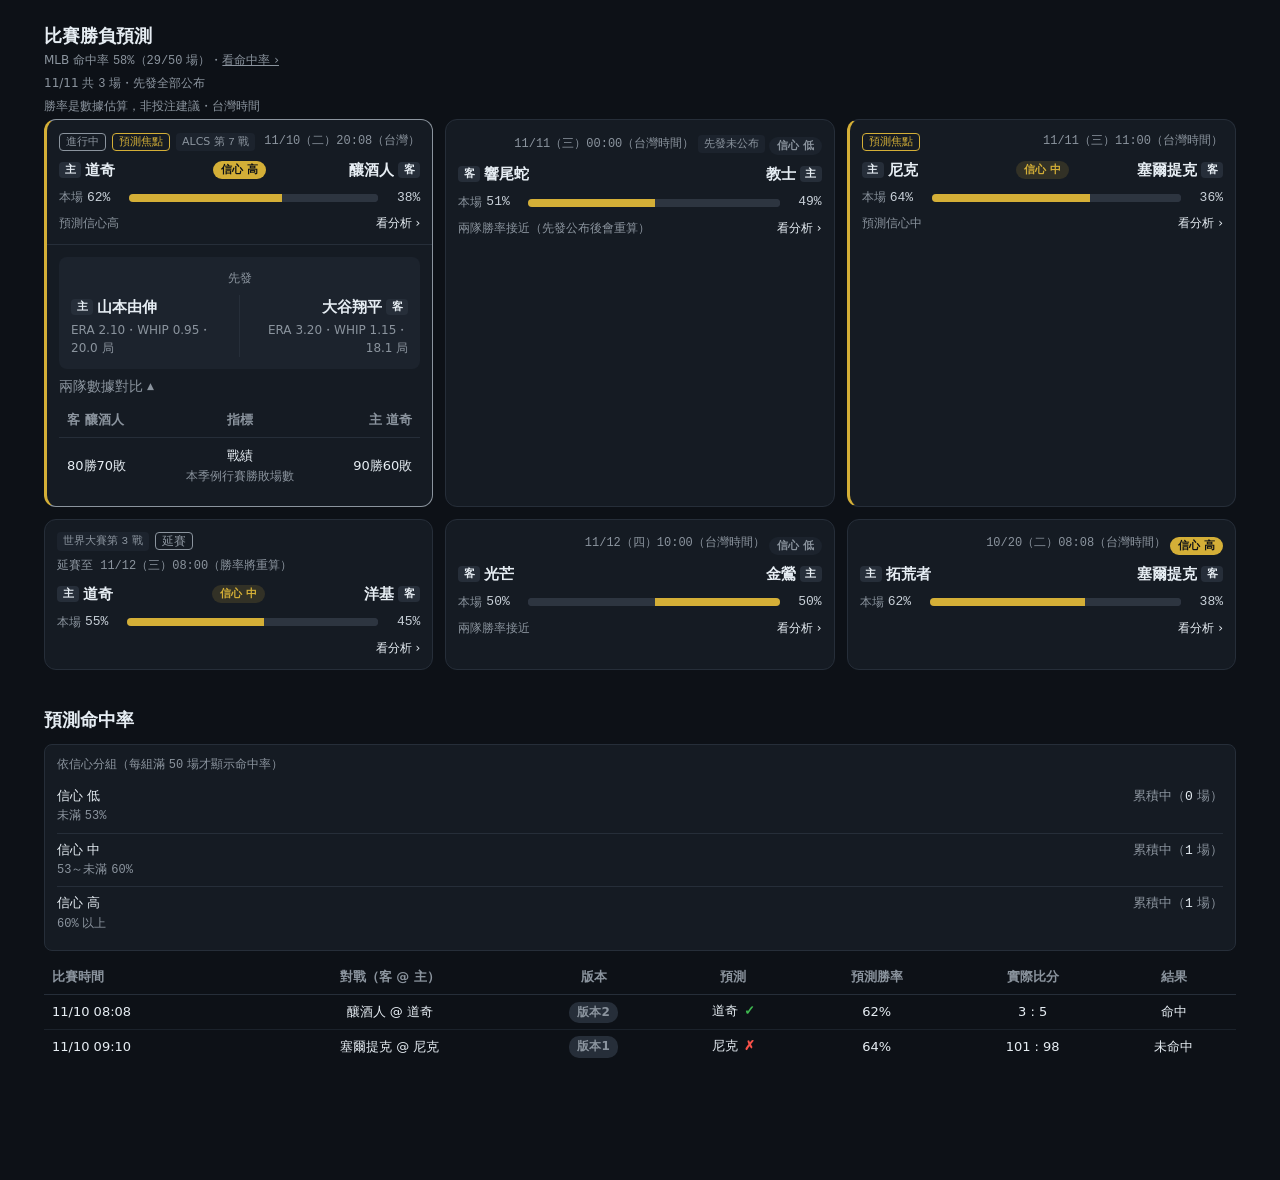
<file: tests/focus-fixture.html>
<!DOCTYPE html>
<html lang="zh-Hant-TW">
<head>
<meta charset="UTF-8">
<meta name="viewport" content="width=device-width, initial-scale=1">
<title>預測焦點版面檢查</title>
<link rel="stylesheet" href="../style.css">
</head>
<body class="tab-predict">
<main id="mlb-main">
  <section id="sec-predict" class="tab-on">
    <h2>比賽勝負預測</h2>
    <p class="acc-line">MLB 命中率 <span class="num">58%</span>（<span class="num">29/50</span> 場）・<a href="#mlb-hitrate">看命中率 ›</a></p>
    <p class="day-sum">11/11 共 <span class="num">3</span> 場・先發全部公布</p>
    <p class="note pnote">勝率是數據估算，非投注建議・台灣時間</p>
    <div id="cards" class="grid"></div>
  </section>
  <section id="sec-hit" class="tab-on">
    <h2>預測命中率</h2>
    <div id="groups"></div>
    <div class="tblwrap" style="overflow-x:auto"><table class="hrt"><tr><th>比賽時間</th><th class="mu-h"><span class="mu-full">對戰（客 @ 主）</span><span class="mu-short">客 @ 主</span></th><th class="md">版本</th><th>預測</th><th class="dk">預測勝率</th><th class="dk">實際比分</th><th class="dk">結果</th></tr>
      <tr><td class="nw dt"><span class="dd">11/10</span> <span class="tt">08:08</span></td><td class="nw mu">釀酒人 @ 道奇</td><td class="md"><span class="vp">版本2</span></td><td class="nw">道奇 <span class="rm ok" aria-label="命中">✓</span></td><td class="dk">62%</td><td class="dk">3 : 5</td><td class="dk">命中</td></tr>
      <tr><td class="nw dt"><span class="dd">11/10</span> <span class="tt">09:10</span></td><td class="nw mu">塞爾提克 @ 尼克</td><td class="md"><span class="vp">版本1</span></td><td class="nw">尼克 <span class="rm bad" aria-label="未命中">✗</span></td><td class="dk">64%</td><td class="dk">101 : 98</td><td class="dk">未命中</td></tr>
    </table></div>
  </section>
</main>
<pre id="report" hidden></pre>
<script src="../why-text.js"></script>
<script>
const cards = [
  ccCard({lg:"focus", live:true, focus:"預測信心高", ser:'<span class="ser-tag">ALCS 第 <span class="num">7</span> 戰</span>', time:cardTime("2026-11-10T12:08:00Z"), tag:"", A:"釀酒人", H:"道奇", conf:"高", tc:"strong", ap:"38", hp:"62", aw:38, hw:62, favHome:true, reason:"", body:'<div class="pitch"><div class="pc-lab">先發</div><div class="pc-row"><div class="pc-col"><div class="pc-hd"><span class="cc-ha">主</span><span class="pc-n">山本由伸</span></div><div class="pc-s"><span class="nw">ERA 2.10</span>・<span class="nw">WHIP 0.95</span>・<span class="nw">20.0 局</span></div></div><div class="pc-div"></div><div class="pc-col"><div class="pc-hd"><span class="pc-n">大谷翔平</span><span class="cc-ha">客</span></div><div class="pc-s"><span class="nw">ERA 3.20</span>・<span class="nw">WHIP 1.15</span>・<span class="nw">18.1 局</span></div></div></div></div><details class="cmp"><summary>兩隊數據對比</summary><table class="cmpt"><thead><tr><th>客 釀酒人</th><th class="mid">指標</th><th>主 道奇</th></tr></thead><tbody><tr><td>80勝70敗</td><td class="mid">戰績<div class="desc">本季例行賽勝敗場數</div></td><td>90勝60敗</td></tr></tbody></table></details>'}),
  ccCard({lg:"mlb", focus:"", ser:"", time:cardTime("2026-11-10T16:00:00Z"), tag:"先發未公布", A:"響尾蛇", H:"教士", conf:"低", tc:"toss", ap:"51", hp:"49", aw:51, hw:49, favHome:false, reason:"兩隊勝率接近（先發公布後會重算）", body:"<p>先發未公布</p>"}),
  ccCard({lg:"nba", focus:"預測信心中", ser:"", time:cardTime("2026-11-11T03:00:00Z"), tag:"", A:"塞爾提克", H:"尼克", conf:"中", tc:"lean", ap:"36", hp:"64", aw:36, hw:64, favHome:true, reason:"", body:"<p>勝率較高</p>"}),
  ccCard({lg:"mlb", pp:"延賽至 11/12（三）08:00（勝率將重算）", ser:'<span class="ser-tag">世界大賽第 <span class="num">3</span> 戰</span>', A:"洋基", H:"道奇", conf:"中", tc:"lean", ap:"45", hp:"55", aw:45, hw:55, favHome:true, body:""}),
  ccCard({lg:"mlb", focus:"", ser:"", time:cardTime("2026-11-12T02:00:00Z"), tag:"", A:"光芒", H:"金鶯", conf:"低", tc:"toss", ap:"50", hp:"50", aw:50, hw:50, favHome:true, reason:"兩隊勝率接近", body:""}),
  ccCard({lg:"nba", focus:"", ser:"", time:cardTime("2026-10-20T00:08:00Z"), tag:"", A:"塞爾提克", H:"拓荒者", conf:"高", tc:"strong", ap:"38", hp:"62", aw:37.6, hw:62.4, favHome:true, reason:"", body:""}),
];
document.getElementById("cards").innerHTML = cards.join("");
document.getElementById("groups").innerHTML = confGroups([
  {status:"final", official:{homeWinProb:0.62, model:"v2"}, correct:true},
  {status:"final", official:{homeWinProb:0.47, model:"v2"}, correct:false},
], () => true, [53, 60], "mlb");
const openBody = document.querySelector(".cc-body");
if(openBody){ openBody.classList.add("open"); openBody.style.maxHeight = "none"; openBody.inert = false; }
const openCmp = document.querySelector("details.cmp");
if(openCmp) openCmp.open = true;
function measure(){
  if(typeof ccFit === "function") ccFit();
  const page = document.documentElement.scrollWidth - document.documentElement.clientWidth;
  const rows = [...document.querySelectorAll(".cc-r1,.cc-r2,.pc-row,.hrt .md")].map(el => ({sw:el.scrollWidth, cw:el.clientWidth, over:el.scrollWidth > el.clientWidth + 1}));
  const badges = [...document.querySelectorAll(".cc-focus")].map(el => el.textContent);
  const cards = [...document.querySelectorAll(".pcard.cc")].map(card => {
    const tms = [...card.querySelectorAll(".cc-r2 .cc-tm")].map(el => ({ha:(el.querySelector(".cc-ha")||{}).textContent || "", nm:(el.querySelector(".cc-nm")||{}).textContent || ""}));
    const pct = [...card.querySelectorAll(".cc-r3 .cc-p")].map(el => el.textContent);
    const bar = [...card.querySelectorAll(".cc-bar span")].map(el => el.className + ":" + el.style.width);
    const time = ((card.querySelector(".cc-time") || {}).innerText || "").replace(/\s+/g, "");
    const pitch = [...card.querySelectorAll(".pc-row .pc-col")].map(el => ((el.querySelector(".cc-ha")||{}).textContent || "") + " " + ((el.querySelector(".pc-n")||{}).textContent || ""));
    const cmp = ((card.querySelector(".cmpt thead") || {}).textContent || "").replace(/\s+/g, " ");
    return {tms, pct, bar, time, pitch, cmp};
  });
  const hit = ((document.querySelector(".mu-h") || {}).innerText || "").replace(/\s+/g, "");
  document.getElementById("report").textContent = JSON.stringify({page, rows, badges, cards, hit, w:document.documentElement.clientWidth});
}
measure();
if(document.fonts && document.fonts.ready) document.fonts.ready.then(() => requestAnimationFrame(() => requestAnimationFrame(measure)));
</script>
</body>
</html>
</file>
<file: style.css>
/* ===== AI Sports Lab 樣式（refresh-1：偏藍炭黑・數據儀表板，MLB/NBA 共用）===== */
:root{
  --bg:#0d1117; --card:#151b23; --card-2:#1c232d; --line:#262e39; --text:#e6edf3; --text2:#8b949e;
  --gold:#d4af37; --up:#3fb950; --down:#f85149; --bar-oth:#2d3540; --link:#c9d1d9;
  --c-strong:#0d1117; --c-strong-bg:var(--gold); --c-lean:var(--gold); --c-lean-bg:transparent;
  --c-toss:#c9d1d9; --c-toss-bg:#262e39; --c-muted:var(--text2); --c-border:var(--line);
  --c-bg:var(--card-2); --c-text:var(--text); --c-focus:#ffb300;
  --fs-xs:12px; --fs-sm:14px; --fs-md:15px; --fs-lg:18px; --fs-xl:26px;
  --num:"SF Mono","Roboto Mono",ui-monospace,monospace;
  --sp-1:4px; --sp-2:8px; --sp-3:12px; --sp-4:16px; --sp-5:20px; --sp-6:24px;
  --radius:12px; --radius-sm:8px; --radius-pill:999px; --nav-h:56px;
}
/* 基本 */
html{scroll-behavior:smooth;scroll-padding-top:56px}
body{margin:0;background:var(--bg);color:var(--text);font-family:-apple-system,BlinkMacSystemFont,"PingFang TC","Noto Sans TC","Microsoft JhengHei",system-ui,sans-serif;font-size:var(--fs-md);line-height:1.6;-webkit-font-smoothing:antialiased}
a{color:var(--link)}
a:focus-visible,button:focus-visible,summary:focus-visible{outline:2px solid var(--c-focus);outline-offset:2px}
.num,td.n{font-family:var(--num);font-variant-numeric:tabular-nums}
.nw{white-space:nowrap}

/* 頁首 */
header{position:relative;background:var(--bg);border-bottom:1px solid var(--line);padding:0 16px}
header h1{margin:0;color:var(--text);font-size:22px;font-weight:700;letter-spacing:.2px}
.brand{display:flex;align-items:center;gap:8px;white-space:nowrap;font-size:clamp(20px,6vw,28px)}
.brand .logo{width:30px;height:30px;flex:none;background:#fff;border-radius:50%;padding:2px}
.brand .sport{color:var(--gold);font-weight:600}
#lgbar{position:sticky;top:0;z-index:15;background:rgba(13,17,23,.96);backdrop-filter:blur(8px);padding:8px 16px}
.lgsw{display:flex;gap:8px;width:100%}
.lgsw button{flex:1;height:44px;border-radius:var(--radius-pill);background:#1c232d;border:1px solid var(--line);color:#8b949e;font-size:16px;font-weight:600;cursor:pointer}
.lgsw button[aria-selected="true"]{background:#d4af37;border-color:#d4af37;color:#0d1117;font-weight:700}
main section.tab-off{display:none}
main section.tab-on{animation:tabfade .15s ease}
@keyframes tabfade{from{opacity:0}to{opacity:1}}
.tagline{margin:6px 0 0;color:var(--text);font-size:var(--fs-sm);font-weight:600}
.tagline a{color:var(--link);font-weight:400;white-space:nowrap;text-decoration:none}
.tagline-sub{margin:2px 0 0;color:var(--text2);font-size:var(--fs-xs)}
.tagline-link{margin:2px 0 0;font-size:var(--fs-xs)}
.tagline-link a{color:var(--link);font-weight:400;text-decoration:none}

/* 導覽 */
#topnav{position:sticky;top:60px;z-index:10;display:flex;gap:4px;overflow-x:auto;white-space:nowrap;background:rgba(13,17,23,.94);backdrop-filter:blur(8px);border-bottom:1px solid var(--line);padding:8px 16px}
#topnav a{flex:none;color:var(--text2);text-decoration:none;font-size:13px;padding:4px 8px}
#topnav a[aria-current="page"]{color:var(--gold);font-weight:700;box-shadow:inset 0 -2px 0 var(--gold)}
#bottomnav{display:none}
@media(max-width:767px){
  #topnav{display:none}
  body{padding-bottom:calc(var(--nav-h) + env(safe-area-inset-bottom))}
  html{scroll-padding-top:8px} section{scroll-margin-top:8px}
  #bottomnav{display:flex;position:fixed;bottom:0;left:0;right:0;z-index:20;height:calc(var(--nav-h) + env(safe-area-inset-bottom));
    padding-bottom:env(safe-area-inset-bottom);background:rgba(13,17,23,.94);backdrop-filter:blur(8px);border-top:1px solid var(--line)}
  #bottomnav a{flex:1;min-width:48px;min-height:48px;display:flex;flex-direction:column;align-items:center;justify-content:center;gap:2px;
    color:var(--text2);text-decoration:none;font-size:11px;position:relative;white-space:nowrap}
  #bottomnav .ic{display:block;line-height:0;margin-bottom:2px}
  #bottomnav a:active{background:rgba(255,255,255,.04)}
  #bottomnav a[aria-current="page"]{color:var(--gold);font-weight:700}
  #bottomnav a[aria-current="page"]::before{content:"";position:absolute;top:0;left:50%;width:24px;height:3px;margin-left:-12px;background:var(--gold);border-radius:0 0 3px 3px}
}

/* 區塊：不加外框，標題直接放在背景上 */
main{max-width:1200px;margin:auto;padding:8px}
section{background:none;border:0;padding:8px 4px;margin-bottom:var(--sp-5);scroll-margin-top:56px}
h2{font-size:var(--fs-lg);font-weight:700;color:var(--text);margin:0 0 4px;padding:0;border:0}
h3,.sub{margin:8px 0;color:var(--text);font-size:var(--fs-md);font-weight:600}
.sub{margin-top:var(--sp-6)}
.note{background:none;border:0;padding:0;margin:0 0 12px;font-size:var(--fs-xs);color:var(--text2)}
.grid,.divs{display:grid;grid-template-columns:1fr;gap:var(--sp-3)}
.grid>div,.divs>div,article{overflow-x:auto;-webkit-overflow-scrolling:touch}
/* 戰績、排行榜等清單：一層 --card 底色 */
#standings>.divs>div,#batting>div,#pitching>div,#nba-standings-box>.divs>div,#nba-standings-box>div>div,#nba-leaders-box .ntabp,#hit,#nba-hit{background:var(--card);border-radius:var(--radius);padding:var(--sp-3) var(--sp-4)}
#batting>div h3,#pitching>div h3,#standings h3,#nba-standings-box h3,#nba-leaders-box h3{margin-top:0}
@media(min-width:768px){
  .grid,.divs{grid-template-columns:repeat(auto-fit,minmax(320px,1fr))}
  header h1{font-size:28px} main{padding:16px}
}

/* 表格 */
table{border-collapse:collapse;width:100%;font-size:13px;white-space:nowrap}
th,td{padding:6px 8px;text-align:center}
td:first-child,th:first-child{text-align:left}
th{background:none;color:var(--text2);font-weight:600;border-bottom:1px solid var(--line)}
td{border-bottom:1px solid rgba(38,46,57,.6);color:var(--text)}
tr:last-child td{border-bottom:0}
.ls td,.ls th{padding:2px 6px}
.hrt td,.hrt th{white-space:nowrap}
.chartbox{position:relative;height:300px;background:var(--card);border-radius:var(--radius);padding:var(--sp-3)}
@media(min-width:768px){ .chartbox{height:380px} }

/* 載入、錯誤、舊資料 */
.sk{height:16px;margin:10px 0;border-radius:4px;background:linear-gradient(90deg,#1c232d 25%,#262e39 50%,#1c232d 75%);background-size:200% 100%;animation:sk 1.2s infinite}
@keyframes sk{to{background-position:-200% 0}}
.err{display:flex;align-items:center;justify-content:space-between;gap:8px;background:var(--card);color:var(--text);border-left:3px solid var(--down);padding:8px 10px;border-radius:var(--radius-sm);font-size:var(--fs-sm);margin-bottom:8px}
.err button{margin-left:8px;padding:6px 14px;border:0;border-radius:4px;background:var(--card-2);color:var(--text);font-size:14px}
.stale{background:var(--card-2);color:var(--text2);padding:6px 10px;border-radius:var(--radius-sm);font-size:13px;margin-bottom:8px}
.status:empty{display:none}

/* 展開 */
details>summary{list-style:none;cursor:pointer;color:var(--link)} details>summary::-webkit-details-marker{display:none}
details>summary::after{content:"▾";display:inline-block;margin-left:4px;transition:transform .15s}
details[open]>summary::after{transform:rotate(180deg)}
.cmp{margin:0 0 12px;font-size:var(--fs-sm)}
.cmp summary{font-weight:400;color:var(--text2);padding:6px 0}
.full summary{font-weight:400;color:var(--text2);font-size:var(--fs-sm);padding:8px 0}
.mk-more summary{font-size:var(--fs-xs);color:var(--text2);margin-top:4px}
.mk-more ul{margin:4px 0 0;padding-left:18px;font-size:var(--fs-sm)}

/* 預測卡 */
.pcard{position:relative;display:flex;flex-direction:column;gap:var(--sp-2);background:var(--card);border:0;box-shadow:0 1px 0 rgba(255,255,255,.03) inset;padding:var(--sp-4);border-radius:var(--radius)}
.pcard .meta{color:var(--text2);font-size:var(--fs-sm);padding-right:96px}
.meta .ser{font-size:var(--fs-xs)}
.pcard .headline{color:var(--text);font-size:var(--fs-xl);font-weight:700;line-height:1.25}
@media(max-width:767px){ .pcard .headline{font-size:var(--fs-lg)} }
.pcard .headline,.pbar-lab,.pcard .meta,.chip,.dl,.why,.cmpt,.pcard td{font-variant-numeric:tabular-nums}
.pcard details.cmp{margin:0} .pcard details.cmp summary{padding:0;line-height:1.4} .pcard details.cmp[open]>summary{margin-bottom:var(--sp-2)}
.tier-row{display:flex;flex-wrap:wrap;align-items:center;gap:6px;margin:4px 0}
.tier{display:inline-block;white-space:nowrap;font-size:var(--fs-sm);font-weight:700;padding:2px 10px;border-radius:var(--radius-pill);border:0}
.tier.strong{color:var(--c-strong);background:var(--c-strong-bg)}
.tier.lean{color:var(--c-lean);background:var(--c-lean-bg);border:1px solid var(--gold)}
.tier.toss{color:var(--c-toss);background:var(--c-toss-bg)}
.wait-tag{position:absolute;top:8px;right:8px;background:var(--line);color:var(--text2);font-size:var(--fs-xs);border-radius:var(--radius-pill);padding:1px 8px}
.early-note{color:var(--text2);font-size:var(--fs-xs);margin:2px 0 4px}
.upset{font-size:var(--fs-sm);color:var(--text2)}
.upd{font-size:var(--fs-xs);color:var(--text2);margin-top:var(--sp-2)}
.pbar-lab{display:flex;justify-content:space-between;font-size:var(--fs-sm);font-weight:600;color:var(--text2)}
.pbar{display:flex;height:10px;border-radius:6px;overflow:hidden;gap:2px;background:var(--bar-oth)}
.pbar .fav{background:var(--gold)} .pbar .oth{background:var(--bar-oth)}
.kp{margin:0;padding-left:22px;font-size:var(--fs-md);line-height:1.6} .kp li{margin:2px 0}
.kp-end{font-weight:700;font-size:var(--fs-md)}
.ref,.desc,.vnote{color:var(--text2)} .ref{font-size:var(--fs-sm)} .desc,.vnote{font-size:var(--fs-xs);font-weight:400}
/* 為什麼這樣預測 */
.why{margin:0;background:var(--card-2);border:0;border-radius:var(--radius-sm);padding:var(--sp-3);font-size:var(--fs-sm);line-height:1.7}
.why-h{font-size:var(--fs-xs);color:var(--text2)}
.why-c{font-size:var(--fs-md);font-weight:700;color:var(--text);margin:2px 0 var(--sp-2)}
.why-l{list-style:none;margin:0;padding:0;display:flex;flex-direction:column;gap:6px}
.why-l li{display:flex;gap:var(--sp-2);align-items:flex-start;line-height:1.5}
.why-s,.hl-s{font-size:var(--fs-sm);font-weight:600;color:var(--text);margin-bottom:var(--sp-1)}
.why-u{font-size:var(--fs-xs);color:var(--text2);margin-top:var(--sp-2);line-height:1.5}
.why-k{background:none;border:0;border-top:1px solid var(--line);border-radius:0;padding:var(--sp-2) 0 0;margin-top:var(--sp-2)}
.why-kh,.ref-tag{font-size:var(--fs-xs);color:var(--text2)} .why-kh{font-weight:600} .ref-tag{font-weight:400}
.mk-focus{font-size:var(--fs-sm);margin-top:2px}
.chips{display:flex;flex-wrap:wrap;gap:4px 10px;margin-top:3px}
.chip{background:none;border:0;padding:0;color:var(--text2);font-size:var(--fs-sm);white-space:nowrap} .chip b{color:var(--text);font-weight:700}
.dl{flex:none;min-width:4.6em;text-align:center;font-family:var(--num);font-weight:700;font-size:var(--fs-xs);padding:2px 6px;border-radius:10px}
.dl.up{background:rgba(63,185,80,.12);color:var(--up)} .dl.down{background:rgba(248,81,73,.12);color:var(--down)} .dl.zero{background:none;color:var(--text2)}
/* 修正過程圖 */
.bridge{display:flex;flex-direction:column;gap:6px;margin:var(--sp-2) 0;color:var(--text)}
.br-cap{font-size:var(--fs-xs);color:var(--text2)}
.br-row{display:grid;grid-template-columns:5.5em 1fr 6.5em;align-items:center;gap:var(--sp-2);height:28px;font-size:var(--fs-sm)}
.br-track{position:relative;height:100%;background:var(--card-2);border-radius:4px}
.br-seg{position:absolute;top:0;bottom:0;border-radius:4px}
.br-seg.base,.br-seg.start{background:var(--bar-oth)} .br-seg.final{background:var(--gold)}
.br-seg.up{background:var(--up)} .br-seg.down{background:var(--down)} .br-seg.zero{background:var(--text2)}
.br-v{text-align:right;font-weight:700;white-space:nowrap;font-family:var(--num);font-variant-numeric:tabular-nums}
.br-row.na,.br-row.muted{color:var(--text2)} .br-row.na .br-v{font-family:inherit;font-weight:400;font-size:var(--fs-xs);white-space:normal;line-height:1.2}
/* 兩隊對比表 */
.cmpt{width:100%;white-space:normal;color:var(--text)}
.cmpt th{position:sticky;top:0;background:var(--card)}
.cmpt td{height:44px} .cmpt tr:nth-child(even) td{background:var(--card-2)}
.cmpt td:first-child,.cmpt th:first-child{text-align:left} .cmpt td:last-child,.cmpt th:last-child{text-align:right}
.cmpt .mid{text-align:center}

/* 賽後分析：每篇一張 --card，三行重點用 --card-2 */
article{background:var(--card);border:0;border-radius:var(--radius);padding:var(--sp-3) var(--sp-4);margin:0 0 var(--sp-3)}
article p{line-height:1.7;margin:6px 0}
article h3{font-size:var(--fs-md);margin-top:0}
article h3 .ah-d{display:block;font-size:var(--fs-xs);font-weight:400;color:var(--text2)}
article h3 .ah-s{display:block;white-space:nowrap}
.hl{background:var(--card-2);border:0;border-radius:var(--radius-sm);padding:10px 12px;margin:8px 0}
.hl-title{font-size:var(--fs-sm);font-weight:600;color:var(--text);margin-bottom:4px}
.hl ol{margin:0;padding-left:22px;font-size:var(--fs-md);line-height:1.6}
.hl li{margin:4px 0}

/* 命中率 */
.vp{display:inline-block;padding:1px 8px;border-radius:10px;font-size:var(--fs-xs);font-weight:600;background:var(--line);color:var(--text2)}
.hr-big{font-size:var(--fs-xl);font-weight:700;font-family:var(--num)} .hr-big.muted{color:var(--text2);font-family:inherit}
.hr-prog{display:flex;align-items:center;gap:var(--sp-2);margin:var(--sp-1) 0;font-size:var(--fs-sm)}
.hr-bar{flex:1;height:8px;background:var(--bar-oth);border-radius:4px;overflow:hidden} .hr-bar div{height:100%;background:var(--text2)}
.hr-sub,.hr-ref,.hr-upd{font-size:var(--fs-sm);color:var(--text2)} .hr-ref{margin:var(--sp-2) 0}
.hr-vers{font-size:var(--fs-sm);line-height:1.9;margin-bottom:var(--sp-2)}

/* 排行榜切換 */
.tabs{display:flex;gap:var(--sp-2);margin-bottom:var(--sp-3)}
.tabs button{flex:1;min-height:44px;border:1px solid var(--line);background:none;color:var(--text2);border-radius:var(--radius-sm);font-size:var(--fs-md)}
.tabs button[aria-selected="true"]{background:var(--card-2);color:var(--text);border-color:var(--text2);font-weight:700}

/* 聯盟切換 */
.nba-only{display:none} body.lg-nba .nba-only{display:block} body.lg-nba .mlb-only{display:none}

/* 頁尾 */
.site-foot{text-align:center;color:var(--text2);font-size:var(--fs-xs);border-top:1px solid var(--line);padding:16px 16px calc(96px + env(safe-area-inset-bottom))}
.site-foot p{margin:2px 0} .site-foot a{color:var(--link)}

/* 驗證頁 */
.vpage{max-width:720px;margin:0 auto;padding:16px}
.vpage h1{font-size:22px;margin:0 0 4px} .vpage h2{border:0;font-size:var(--fs-lg);margin:24px 0 8px;padding:0}
.vpage p,.vpage li{color:var(--text);font-size:var(--fs-md)}
.vpage table{width:100%;white-space:normal}
.vpage td,.vpage th{padding:8px 6px;text-align:left} .vpage td.n{text-align:right}
.vpage .card{background:var(--card);border-radius:var(--radius);padding:12px 16px}
.vpage .back{color:var(--link);text-decoration:none;font-size:var(--fs-sm)}

/* qa-4：手機版表格只留重點欄位 */
.rm{font-family:var(--num);font-weight:700;margin-left:2px} .rm.ok{color:var(--up)} .rm.bad{color:var(--down)} .rm.wait{color:var(--text2);font-weight:400;font-family:inherit;font-size:var(--fs-xs)}
.nst td:first-child,.nst th:first-child{position:sticky;left:0;background:var(--card);z-index:1}
.vt-g{display:block;font-size:var(--fs-xs);color:var(--text2);font-family:var(--num)}
@media(max-width:767px){ .dk{display:none} .hrt td,.hrt th{padding-left:4px;padding-right:4px} }

/* header-2：logo 列一行 ≤48px，隨頁面捲走；標語只在預測區 */
header .brand,header h1.brand{height:48px;margin:0;font-size:18px;gap:8px;line-height:48px}
.brand .logo{width:24px;height:24px;padding:1px}
.tagline,.tagline-sub,.tagline-link{display:none}

body.tab-predict header{padding-bottom:10px}
.tagline{margin-top:0}
.dtime{color:var(--text2);font-size:12px;margin:0 0 6px;background:none;padding:0;border:0}
@media(min-width:700px){header h1.brand{font-size:18px}}
.why-tot{border-top:1px solid var(--line);padding-top:6px;margin-top:2px;font-weight:700}
.refd{border:1px dashed #262e39;border-radius:6px;padding:8px 10px;margin-top:var(--sp-2);color:#c9d1d9}
.refd summary{font-size:12px;color:#8b949e;cursor:pointer;list-style:none;min-height:24px;display:flex;align-items:center}
.refd summary::-webkit-details-marker{display:none}
.refd .ref-t{font-size:12px;color:#8b949e;margin-bottom:4px}
.refd ul{list-style:none;margin:0;padding:0;font-size:var(--fs-sm);line-height:1.6;color:#c9d1d9}
.refd .num{color:#c9d1d9}
.site-foot .foot-src{font-size:12px;color:#8b949e;text-align:center;border:0;background:none;padding:0}
/* 卡片規格（UI 設計師 10/16）：一場一卡、卡內不再套框 */
#predict,#nba-predict-list{gap:12px} #analysis,#nba-analysis{display:flex;flex-direction:column;gap:12px}
.pcard,#analysis article,#nba-analysis article{background:#151b23;border:1px solid #262e39;border-radius:12px;padding:16px;margin:0;box-shadow:none}
.pcard .why,article .hl{background:#1c232d;border:0}
.pcard .why-k{border-top:0}
.pcard th,.pcard td,article th,article td{border-bottom:0}
.dgrp{grid-column:1/-1;font-size:12px;line-height:18px;color:#8b949e;margin:0 0 -6px;padding:0 2px}
.dgrp:first-child{margin-top:0}
/* 信心標籤：高＝金底黑字、中＝淡金底金字、低＝深灰底灰字，皆無框 */
.tier.strong,.tier.lean,.tier.toss{border:0}
.tier.strong{background:#d4af37;color:#0d1117}
.tier.lean{background:rgba(212,175,55,.15);color:#d4af37}
.tier.toss{background:#1c232d;color:#8b949e}
.refd .ref-o{display:none} .refd[open] .ref-o{display:inline} .refd[open] .ref-c{display:none}
.pcard .cmpt th,.pcard .cmpt td,article .ls th,article .ls td,article table th,article table td{border-bottom:1px solid #262e39}
.pcard .cmpt tr:last-child td,article table tr:last-child td{border-bottom:0}
.refd summary::after,.refd summary::before{content:none!important;display:none!important} .refd summary{gap:4px}
/* 先發投手對比（spec-pitchers） */
.pitch{background:#1c232d;border-radius:8px;padding:12px}
.pc-lab{font-size:12px;color:#8b949e;text-align:center;margin-bottom:6px}
.pc-row{display:flex;align-items:stretch}
.pc-col{flex:1 1 50%;min-width:0;padding:0 8px} .pc-col:first-child{padding-left:0} .pc-col:last-child{padding-right:0;text-align:right}
.pc-div{flex:0 0 1px;background:#262e39}
.pc-hd{display:flex;align-items:center;gap:4px;min-width:0}
.pc-col:last-child .pc-hd{justify-content:flex-end}
.pc-n{font-size:15px;font-weight:700;color:#e6edf3;white-space:nowrap;overflow:hidden;text-overflow:ellipsis}
.pc-hd .pc-n{flex:1 1 auto;min-width:0}
.pc-col:last-child .pc-hd .pc-n{flex:0 1 auto;text-align:right}
.pc-s{font-size:12px;color:#8b949e;margin-top:2px;line-height:1.5}
.pc-s .num{color:#8b949e}
.pc-small{color:#8b949e}
.pc-tbd{font-size:13px;color:#8b949e}
.pc-chg{font-size:12px;color:#d4af37;margin-top:4px;line-height:1.4}
.pc-ann{font-size:12px;color:#e6edf3;margin-top:4px;line-height:1.4}
.day-sum{font-size:12px;color:#8b949e;margin:0 0 8px} .day-sum .num{color:#8b949e}
.nosp{font-size:12px;color:#8b949e;font-weight:400}
.hrt td.mu{font-size:13px}
.hrt .tent{font-size:11px;color:#8b949e;line-height:1.3;white-space:nowrap}

.hrt .md{white-space:nowrap}
.hrt .mu-short{display:none}
@media(max-width:767px){
  .hrt th{white-space:normal;vertical-align:bottom}
  .hrt th.mu-h{white-space:nowrap}
  .hrt .mu-full{display:none}
  .hrt .mu-short{display:inline;white-space:nowrap}
}
@media(max-width:767px){ .hrt td.dt{font-size:12px} .hrt td,.hrt th{padding-left:3px;padding-right:3px} }

.hrt .tent .ts{display:none}
@media(max-width:360px){
  .hrt td.dt .dd,.hrt td.dt .tt{display:block}
  .hrt td.dt .tt{font-size:11px;color:#8b949e}
}

.acc-line{margin:0 0 4px;font-size:12px;color:#8b949e;border:0}
.acc-line .num{font-family:var(--num)} .acc-line a{color:#8b949e}
.ser-row{margin:0 0 4px;padding-right:96px} .ser-tag{display:inline-block;font-size:11px;background:#1c232d;border-radius:4px;padding:0 6px;color:#8b949e;white-space:nowrap}
.ser-tag .num{font-family:var(--num)}
/* 關於與免責 */
body.view-about #mlb-main,body.view-about #nba-main{display:none}
.about-page{max-width:720px;margin:0 auto;padding:0 12px}
.about-page p,.about-page li{font-size:15px;line-height:1.75;color:#e6edf3}
.about-page ul{padding-left:20px;margin:8px 0 16px} .about-page li{margin:6px 0}
.about-page h3{font-size:16px;color:#e6edf3;margin:20px 0 6px}
.about-page b{color:#e6edf3}
.about-back a{color:#d4af37;display:inline-block;padding:12px 0;min-height:44px}

/* 精簡卡片（4 行版） */
.pcard.cc{padding:0;gap:0}
.cc-head{all:unset;box-sizing:border-box;display:flex;flex-direction:column;gap:6px;width:100%;min-height:44px;padding:12px;cursor:pointer;color:#e6edf3;-webkit-tap-highlight-color:transparent}
.cc-head:focus-visible{outline:2px solid #d4af37;outline-offset:-2px;border-radius:12px}
.cc-head>span{display:flex;align-items:center;gap:8px;min-width:0}
.cc-r1{justify-content:space-between;min-height:18px;flex-wrap:wrap;gap:6px}
.cc-head>.cc-r1{column-gap:6px}   /* 第一行間距最小 6px */
.cc-rt{display:flex;align-items:center;gap:4px;margin-left:auto;white-space:nowrap}
.cc-time{font-size:12px;color:#8b949e;white-space:nowrap}
.cc-time .ct-s{display:none} .cc-head.tzs .ct-l{display:none} .cc-head.tzs .ct-s{display:inline}
.cc-tag{font-size:11px;background:#1c232d;border-radius:4px;padding:0 5.75px;color:#8b949e;line-height:18px}
.cc-conf.tier{font-size:11px;padding:0 8px;line-height:18px;white-space:nowrap}
.cc-c2{display:none}
.cc-head.tight .cc-c1{display:none} .cc-head.tight .cc-c2{display:inline-flex}
.cc-c2{align-items:center;gap:4px;flex:none} .cc-head>.cc-t2{display:none;text-align:left} .cc-head.tag2 .cc-r1 .cc-tag{display:none} .cc-head.tag2>.cc-t2{display:flex;justify-content:flex-start}   /* 第一行放不下時「先發已公布／等先發」移到第二行、靠左對齊隊名 */
.cc-head>.cc-s2{display:none} .cc-head.ser2 .cc-ser .ser-tag{display:none} .cc-head.ser2>.cc-s2{display:flex} .cc-head.ser2>.cc-s2 .ser-tag{display:inline-block}   /* 進行中＋焦點＋系列賽仍放不下時，系列賽標籤改到第二行，開打時間留在第一行 */
.cc-r2{justify-content:space-between}
.cc-tm{display:flex;align-items:center;gap:4px;font-size:15px;font-weight:700;color:#e6edf3;flex:1;min-width:0;overflow:hidden}
.cc-tm.r{justify-content:flex-end;text-align:right}
.cc-nm{min-width:0;overflow:hidden;text-overflow:ellipsis;white-space:nowrap}
.cc-ha{flex:none;font-size:11px;font-weight:700;line-height:16px;min-width:16px;padding:0 3px;border-radius:4px;text-align:center;color:#e6edf3;background:#262e39}
.cc-r3{gap:6px!important}
.cc-p{font-size:13px;color:#c9d1d9;min-width:36px;flex:none;white-space:nowrap;font-variant-numeric:tabular-nums}
.cc-p.r{text-align:right}
.cc-lab{font-size:12px;color:#8b949e;flex:none;white-space:nowrap;margin-right:-2px}
.cc-bar{flex:1;display:flex;height:8px;border-radius:4px;overflow:hidden;gap:2px;background:var(--bar-oth)}
.cc-bar .fav{background:#d4af37} .cc-bar .oth{background:var(--bar-oth)}
.cc-r4{justify-content:space-between;align-items:flex-start!important;font-size:12px;line-height:18px;color:#8b949e}
.cc-why{min-width:0;flex:1}
.cc-more{white-space:nowrap;margin-left:auto;color:#e6edf3}
.cc-body{max-height:0;opacity:0;overflow:hidden;transition:max-height .2s ease,opacity .2s ease}
.cc-body.open{opacity:1}
.cc-in{display:flex;flex-direction:column;gap:var(--sp-2);padding:12px;border-top:1px solid #262e39}
/* 預測分頁標題區縮短 */
#sec-predict>h2,#nsec-predict>h2{font-size:18px;line-height:1.3;margin-bottom:4px}
#sec-predict>.acc-line,#nsec-predict>.acc-line,#sec-predict>.day-sum,#sec-predict>.pnote,#nsec-predict>.pnote{font-size:12px;line-height:18px;margin:0 0 4px}
.about-tag{color:#e6edf3}

/* 命中率依信心分組 */
.cg{background:#151b23;border:1px solid #262e39;border-radius:8px;padding:10px 12px;margin:10px 0;font-size:13px;color:#e6edf3}
.cg-h{font-size:12px;color:#8b949e;margin-bottom:4px}
.cg-row{display:flex;justify-content:space-between;align-items:baseline;gap:8px;padding:6px 0;border-top:1px solid #262e39}
.cg-h+.cg-row{border-top:0}
.cg-l{color:#e6edf3;white-space:nowrap}
.cg-r{display:block;font-size:12px;color:#8b949e}
.cg-v{text-align:right;color:#8b949e}
.cg-v .num{color:#e6edf3}
.cg-n{font-size:12px;color:#8b949e;margin-top:4px}

/* 預測焦點 */
.pcard.cc.focus{border-left:3px solid #d4af37}
/* 進行中：四邊灰框；焦點卡左線仍用金，其餘三邊灰 */
.pcard.cc.live{border:1px solid #8b949e}
.pcard.cc.focus.live{border:1px solid #8b949e;border-left:3px solid #d4af37}
.cc-live{
  font-size:11px;
  line-height:16px;
  padding:0 6px;
  border-radius:4px;
  border:1px solid #8b949e;
  color:#8b949e;
  background:transparent;
  white-space:nowrap;
}
.cc-ser{display:flex;align-items:center;gap:6px;min-width:0}
.cc-focus{font-size:11px;color:#d4af37;border:1px solid #d4af37;border-radius:4px;padding:0 6px;line-height:16px;white-space:nowrap}
.focus-sub{font-size:12px;color:#8b949e;margin:0 0 6px}

.po-note{font-size:12px;color:#8b949e;text-align:center;margin:8px 0 0}
.tbd-note{font-size:13px;color:#8b949e;text-align:center;margin:8px 0 0}
.empty-card{background:var(--card);border:1px solid var(--line);border-radius:var(--radius);padding:24px;font-size:13px;color:#8b949e;text-align:center}
.empty-season{padding:32px 0;text-align:center}.empty-season .es-main{font-size:16px;font-weight:600;color:#e6edf3;text-wrap:balance}.empty-season .es-l{display:block}.empty-season .es-sub{margin-top:8px;font-size:13px;color:#8b949e}
#predict>.po-note,#nba-predict-list>.po-note{margin-top:-4px}  /* 列表 gap 12px − 4px = 8px */
.tbd-note{text-wrap:balance} .tbd-note .nw{white-space:nowrap}
.tbd-note{font-size:12px} #predict>.tbd-note,#nba-predict-list>.tbd-note{margin-top:-4px}

.cg.bt{border:1px dashed #262e39;background:#151b23;color:#8b949e}
.cg.bt .cg-l,.cg.bt .cg-v .num,.cg.bt .num{color:#8b949e}
.cg.bt .bt-t{font-size:13px;margin-bottom:2px}
.bt-note{margin:2px 0 4px}
.bt-all{font-size:13px;padding:6px 0;border-top:1px solid #262e39}
.cg.bt:empty{display:none}

.cg-v1,.cg-v2{display:block;white-space:nowrap;text-align:right}
.cg.bt .cg-v{font-size:13px;color:#8b949e}
.sbar{margin:16px 0 -4px;/* 外層 grid gap 12px，-4px 後到卡片實際 8px */ display:flex;flex-direction:column;justify-content:center;gap:4px}
.sbar .sb-note{margin:2px 0 0;font-size:12px;color:#8b949e;text-align:left;line-height:1.5;word-break:keep-all;overflow-wrap:anywhere}
.sb-r1{display:flex;justify-content:space-between;font-size:12px;color:#8b949e;white-space:nowrap}
.sb-r2{display:flex;align-items:center;gap:8px}
.sb-t{font-size:12px;color:#8b949e;white-space:nowrap;flex:none}
.sb-b{flex:1;display:flex;height:4px;border-radius:2px;overflow:hidden;background:#262e39}
.sb-b .g{background:#58677a} .sb-b .o{background:#262e39}

.cc-pp{font-size:12px;color:#8b949e;border:1px solid #8b949e;border-radius:4px;padding:0 6px;line-height:16px;white-space:nowrap}
.cc-head>.cc-ppt{display:block;font-size:12px;color:#8b949e;white-space:nowrap}
/* NBA 排行用上季資料時，小標旁註明季別（數據分析師 10/17） */
#nba-leaders-box h3 .h-sea{margin-left:8px;font-size:12px;font-weight:400;color:#8b949e}
/* 頁尾第一行：資料更新時間（UI 設計師 10/17） */
.site-foot .foot-upd{font-size:12px;color:#8b949e;text-align:center;margin:0 0 4px;white-space:nowrap}
.site-foot .foot-upd .num{font-family:var(--num);font-variant-numeric:tabular-nums}
/* 預測卡載入骨架（UI 設計師 10/17）：3 塊與真卡同高同寬同圓角，資料到了就換成真卡 */
.skc{height:129px;background:#151b23;border-radius:var(--radius)}
/* 載入中先保留「資料時間」那一行的高度，避免卡片被往下推 */
#st-nba-predict-list[data-wait]{display:block;height:25px}
/* JS 載入前（body[data-pre]）只顯示要開的那個分頁 */
body[data-pre] main section{display:none}
body[data-pre="mlb-predict"] #sec-predict,body[data-pre="mlb-recap"] #sec-analysis,body[data-pre="mlb-hitrate"] #sec-hit,body[data-pre="mlb-standings"] #sec-standings,body[data-pre="mlb-leaders"] #sec-batting,
body[data-pre="nba-predict"] #nsec-predict,body[data-pre="nba-recap"] #nsec-analysis,body[data-pre="nba-hitrate"] #nsec-hit,body[data-pre="nba-standings"] #nsec-standings,body[data-pre="nba-leaders"] #nsec-leaders{display:block}
/* 直接開 NBA 時（<html class="pre-nba">，app.js 接手前）：切換鈕與頁首標籤從第一個畫面就是 NBA */
html.pre-nba .lgsw button[data-lg="mlb"]{background:#1c232d;border-color:var(--line);color:#8b949e;font-weight:600}
html.pre-nba .lgsw button[data-lg="nba"]{background:#d4af37;border-color:#d4af37;color:#0d1117;font-weight:700}
html.pre-nba #lg-tag{font-size:0}
html.pre-nba #lg-tag::after{content:"｜NBA";font-size:18px}
/* 其他分頁載入中：內容區先撐一個螢幕高，資料到了才收回，避免後面的圖表、頁尾在畫面裡被推來推去 */
.sk-wait{min-height:100vh}
.sb-t .num{font-variant-numeric:tabular-nums;white-space:nowrap}
/* 命中率表：補記備註（不換行，不撐寬表格） */
.hrt .bf-row td{padding-top:0;border-top:0}
.hrt .bf-note{display:block;white-space:nowrap;font-size:11px;color:#8b949e;max-width:calc(100vw - 48px);overflow:hidden;text-overflow:clip}

/* NBA 資料更新延遲提示條（UI設計師 10/22）：資料時間那行正下方、只佔一行 */
.delay-bar{background:#161b22;border:1px solid #d29922;border-radius:6px;padding:6px 12px;margin:0 0 8px;font-size:12px;line-height:22px;color:#e6edf3;white-space:nowrap;overflow:hidden;text-overflow:clip}
/* 命中率表：待結算／未開打用灰字、不加底色 */
.hrt td.pend{color:#8b949e;background:none}
/* NBA 第一屏縮版（UI設計師 10/22）：卡片間距 8px（卡片上下內距維持 12px）、第一行與隊名間距 4px；字級、勝率條、焦點金框、觸控 44px 不動 */
#nba-predict-list{gap:8px}
#nba-predict-list>.day-sum{grid-column:1/-1;margin:0;white-space:nowrap;overflow:hidden}
#nba-predict-list>.po-note,#nba-predict-list>.tbd-note{margin-top:0}
#nba-predict-list .cc-head{row-gap:4px}
.tent.pend{color:#8b949e;background:none}

/* 頁首中英站名並排（202610291602） */
header h1.brand{height:48px;line-height:48px;white-space:nowrap;overflow:hidden;font-size:18px;gap:8px;justify-content:flex-start}
.brand .zh,.brand .nw{font-size:1em;font-weight:700;color:#e6edf3;letter-spacing:0;margin-left:0;flex:none}
.brand .sport{font-size:1em;font-weight:600;color:#d4af37;flex:none}
html.pre-nba #lg-tag::after{font-size:18px}
@media(max-width:360px){header h1.brand{font-size:17px;gap:6px}html.pre-nba #lg-tag::after{font-size:17px}}

/* LINE 意見回饋（10/30） */
.site-foot .foot-links{display:flex;justify-content:center;align-items:center;gap:4px;margin:0}
.site-foot .foot-links a{display:inline-flex;align-items:center;min-height:44px;padding:0 8px;font-size:13px;color:var(--link);white-space:nowrap}
.site-foot .foot-links span{color:#8b949e}
.about-page a.about-line{display:inline-flex;align-items:center;min-height:44px;color:var(--link)}
.site-foot .foot-links a .line-ic,.about-page a.about-line .line-ic{flex:none;margin-right:6px}

/* NBA 命中率頁依日期收合（10/30） */
.hr-cg1{margin:8px 0 4px}
.hr-cg1 .cg-row:first-child{border-top:0}
.hr-fold{margin:4px 0}
.hr-fold>summary{display:flex;align-items:center;min-height:44px;color:var(--link);font-size:14px;cursor:pointer;list-style:none}
.hr-fold>summary::-webkit-details-marker{display:none}
.hr-fold>summary::after{content:"";width:6px;height:6px;border-right:1.5px solid currentColor;border-bottom:1.5px solid currentColor;transform:rotate(45deg);margin-left:8px;margin-top:-3px}
.hr-fold[open]>summary::after{transform:rotate(-135deg);margin-top:3px}
.hr-fold>summary:focus-visible,.hr-dbtn:focus-visible{outline:2px solid #d4af37;outline-offset:2px}
.hr-how .note{margin:2px 0 6px}
.hit-hist{margin:16px 0;padding:12px 12px 8px;border:1px dashed #262e39;border-radius:8px}
.hit-hist h3{margin:0 0 6px}
.hit-hist>.note{margin:0 0 10px;line-height:1.65}
.hit-hist .hr-sub{display:block;margin-top:2px}
.hit-hist .hr-cg1{margin:10px 0 0}
.hit-hist .cg{background:transparent;border:0;padding:0;margin:8px 0 4px}
.hrt .hr-dsum td{padding:0}
.hr-dbtn{display:flex;align-items:center;width:100%;min-height:44px;padding:0 4px;background:none;border:0;color:#e6edf3;font:inherit;font-size:14px;text-align:left;cursor:pointer;white-space:nowrap}
.hr-dbtn .num{font-family:var(--num)}
.hr-dbtn .hr-ds{color:#8b949e}
.hr-dbtn .hr-ds .num{color:#e6edf3}
.hr-car{margin-left:auto;width:6px;height:6px;border-right:1.5px solid #8b949e;border-bottom:1.5px solid #8b949e;transform:rotate(45deg);margin-right:6px}
.hr-dbtn[aria-expanded="true"] .hr-car{transform:rotate(-135deg)}
.hr-more{display:block;width:100%;min-height:44px;margin:12px 0 0;background:none;border:1px solid #30363d;border-radius:8px;color:var(--link);font-size:14px;cursor:pointer}
.hr-more:focus-visible{outline:2px solid #d4af37;outline-offset:2px}
.line-fab{touch-action:none;-webkit-user-select:none;user-select:none;-webkit-touch-callout:none;position:fixed;right:12px;bottom:calc(var(--nav-h) + env(safe-area-inset-bottom) + 12px);z-index:18;box-sizing:border-box;display:flex;align-items:center;gap:8px;height:52px;padding:2px 2px 2px 12px;background:#151b23;border:1px solid #262e39;border-radius:26px;box-shadow:0 2px 10px rgba(0,0,0,.5);text-decoration:none;transition:opacity .2s,transform .2s,left .2s ease-out,top .2s ease-out}
.line-fab[hidden]{display:none}
.line-fab.is-hidden{opacity:0;pointer-events:none;transform:translateY(8px)}
.line-fab-label{white-space:nowrap;font-size:13px;line-height:18px;font-weight:400}
.line-fab-tx{color:#e6edf3;letter-spacing:.02em;font-weight:400}
.line-fab-sep{color:#8b949e;font-weight:400;letter-spacing:0;margin:0 4px}
.line-fab-btn{flex:none;width:48px;height:48px;border-radius:50%;background:#06C755;display:flex;align-items:center;justify-content:center}
.line-fab svg{display:block;width:24px;height:24px}
@media (min-width:768px){.line-fab{right:24px;bottom:24px}}
@media (prefers-reduced-motion:reduce){.line-fab{transition:none}}
/* LINE 浮動按鈕：主內容底部留空，最後一張卡／最後一列能捲到按鈕上方且頁尾尚未進入（按鈕仍顯示） */
#mlb-main,#nba-main{padding-bottom:calc(120px + env(safe-area-inset-bottom))}
@media (min-width:768px){#mlb-main,#nba-main{padding-bottom:96px}}
.line-fab.dragging{transform:scale(1.08);box-shadow:0 4px 14px rgba(0,0,0,.55);transition:none}
</file>
